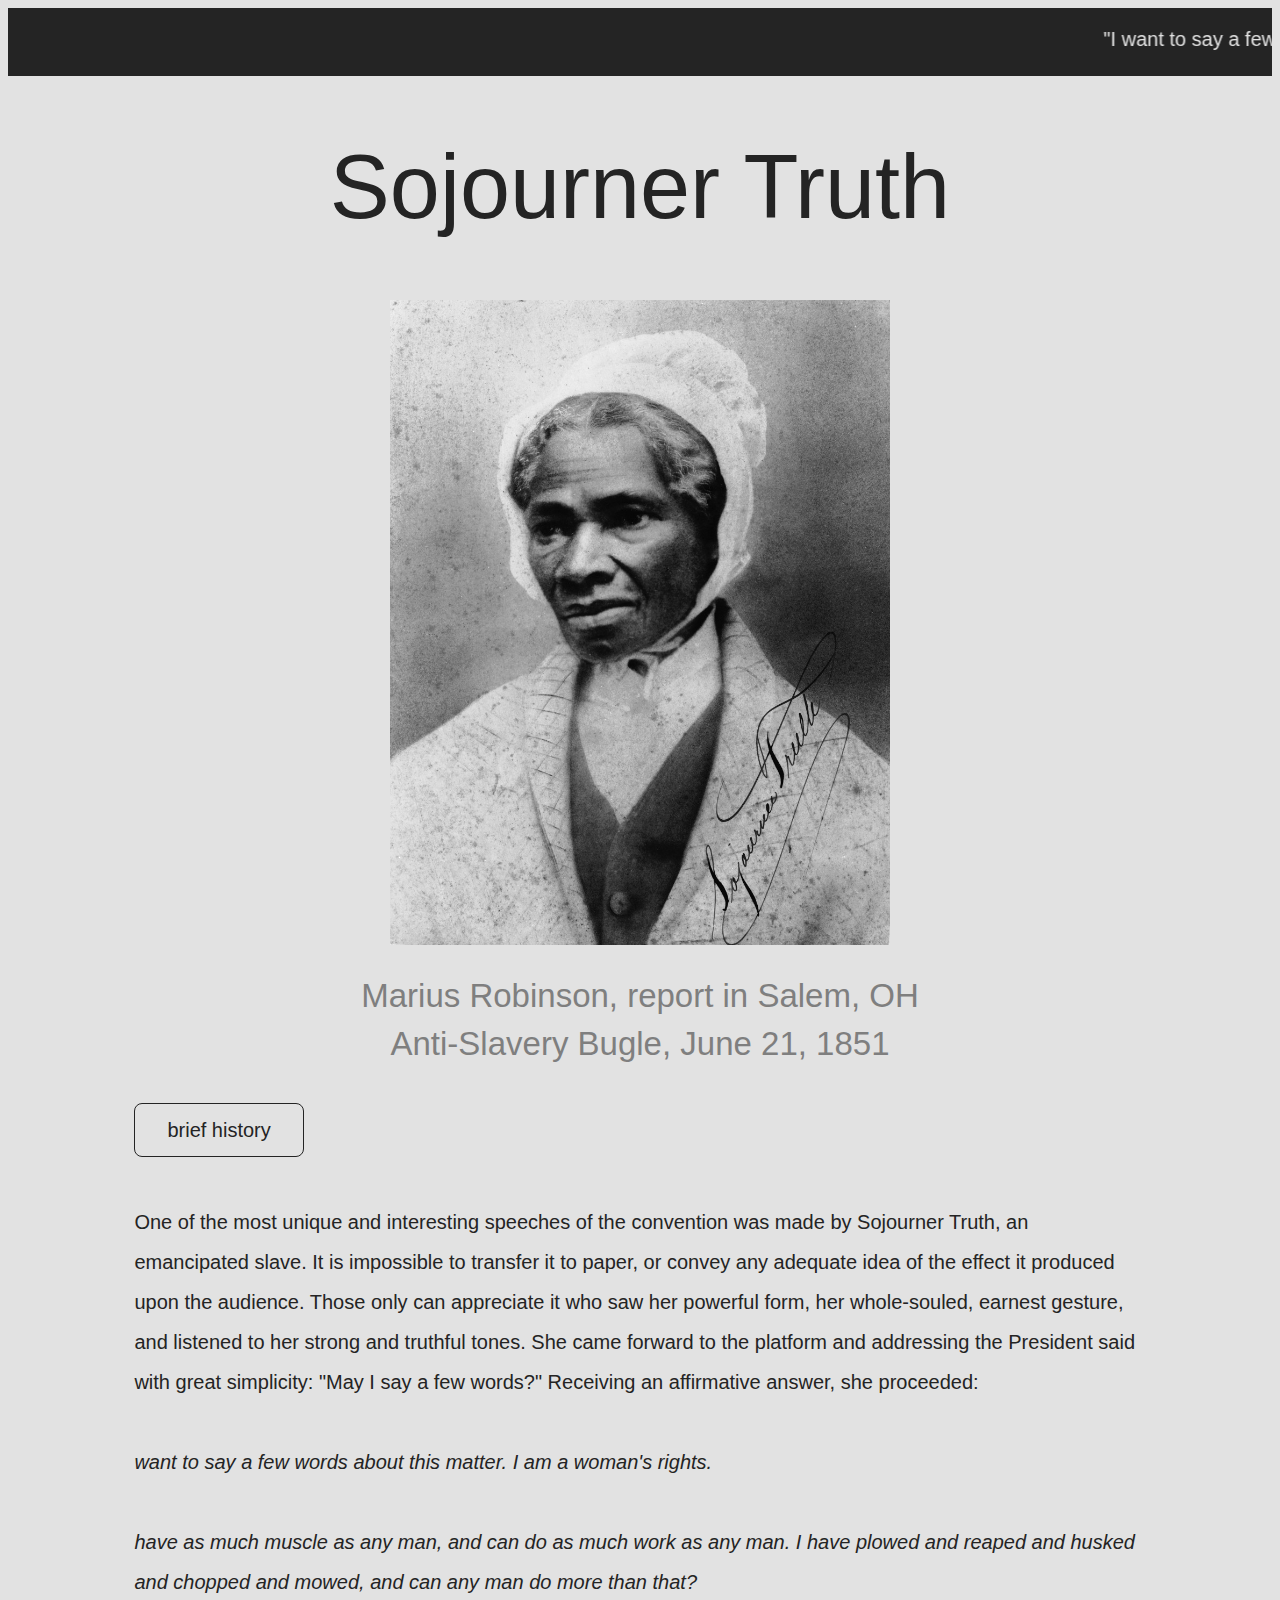
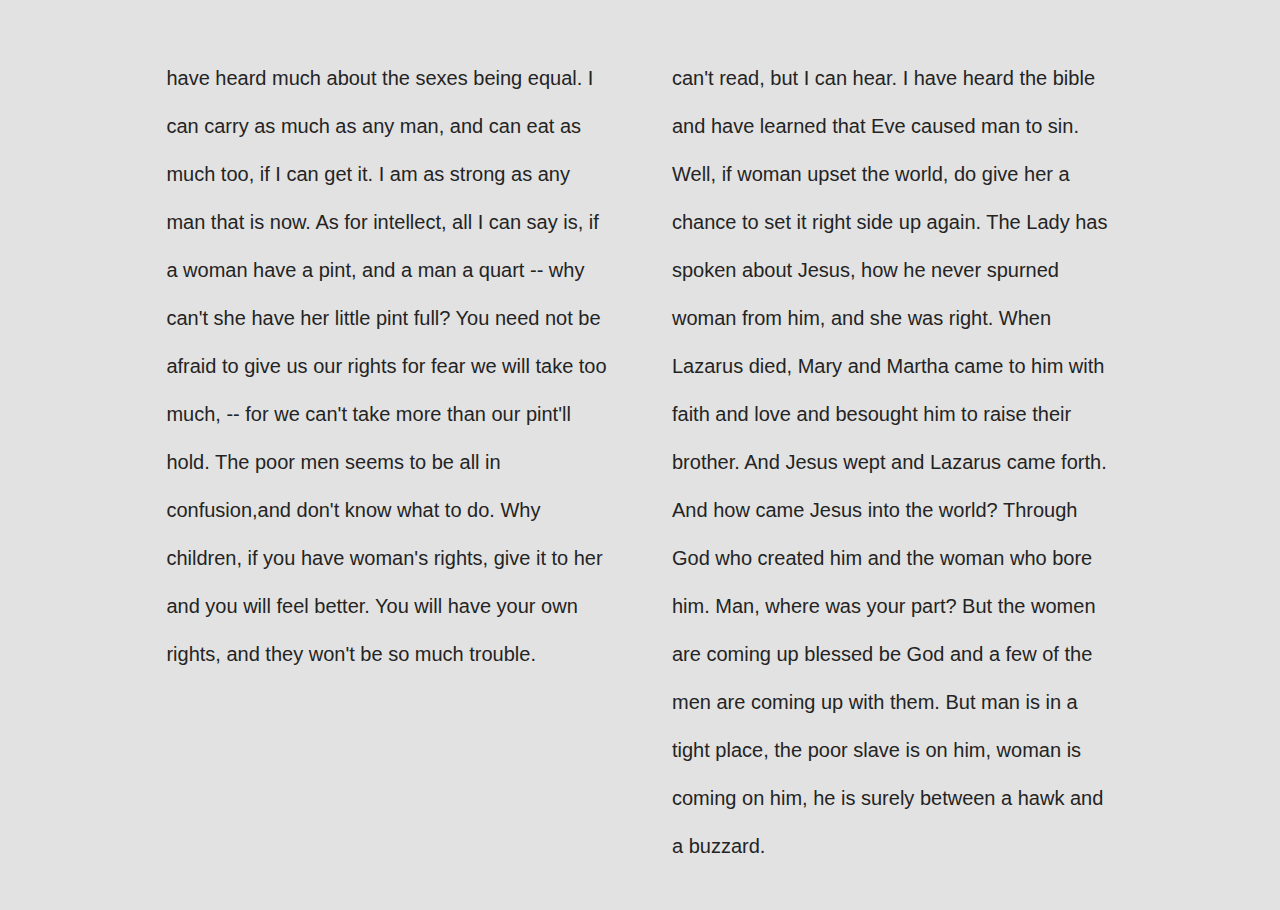
<file: index.html>
<!DOCTYPE html>
<html lang="en">
	<head>
		<meta charset="UTF-8">
		<meta name="viewport" content="width=device-width, initial-scale=1.0">
		<title>Sojouner Truth Speech</title>
		<link href="https://fonts.googleapis.com/css?family=Cormorant+Garamond:700i|Fira+Sans" rel="stylesheet">
		<link rel="stylesheet" href="style.css">
	</head>
	<body>
		<div class = "top"> 
			<h3><marquee width="100%" direction="left" scrollamount="20">"I want to say a few words about this matter. 
				I am a woman's rights."</marquee></h3>
			</div>
		<main>

			<h1>Sojourner Truth</h1>

			<img src="images/myimage.jpg" alt ="Sojourner Truth picture" width ="500" class = "center">
			<h2>Marius Robinson, report in Salem, OH <br>
				Anti-Slavery Bugle, June 21, 1851</h2><br>

				<a href="https://www.womenshistory.org/education-resources/biographies/sojourner-truth">brief history</a>

				<p><br>One of the most unique and interesting speeches of the convention was made by Sojourner Truth, an emancipated slave. It is impossible to transfer it to paper, or convey any adequate idea of 
					the effect it produced upon the audience. Those only can appreciate it who saw her powerful form, her whole-souled, earnest gesture, and listened to her strong and truthful tones. She came 
					forward to the platform and addressing the President said with great simplicity: "May I say a few words?" Receiving an affirmative answer, she proceeded:<br>
			<br>
					<em> want to say a few words about this matter. I am a woman's rights.</em><br>		
					<br>
					<em> have as much muscle as any man, and can do as much work as any man. I have plowed and reaped and husked and chopped and mowed, and can any man do more than that?</em></p>
			<div class = "col">
				<p>have heard much about the sexes being equal. I can carry as much as any man, and can eat as much too, if I can get it. I am as strong as any man that is now. As for intellect, all I can say is, 
					if a woman have a pint, and a man a quart -- why can't she have her little pint full? You need not be afraid to give us our rights for fear we will take too much, -- for we can't take more than 
					our pint'll hold. The poor men seems to be all in confusion,and don't know what to do. Why children, if you have woman's rights, give it to her and you will feel better. You will have your own rights, 
					and they won't be so much trouble.	</p>

			
					<p>can't read, but I can hear. I have heard the bible and have learned that Eve caused man to sin. Well, if woman upset the world, do give her a chance to set it right side up again. The Lady has spoken about Jesus, 
					how he never spurned woman from him, and she was right. When Lazarus died, Mary and Martha came to him with faith and love and besought him to raise their brother. And Jesus wept and Lazarus came forth. And how came Jesus into the world? Through God who created him and the woman who bore him. Man, where was your part? But the women are coming up blessed be God and a few of the men are coming up with them. But man is in a tight place, the poor slave is on him, 
					woman is coming on him, he is surely between a hawk and a buzzard.
				</p>
			</div>
			</main>
		</body>
	</html>
</file>
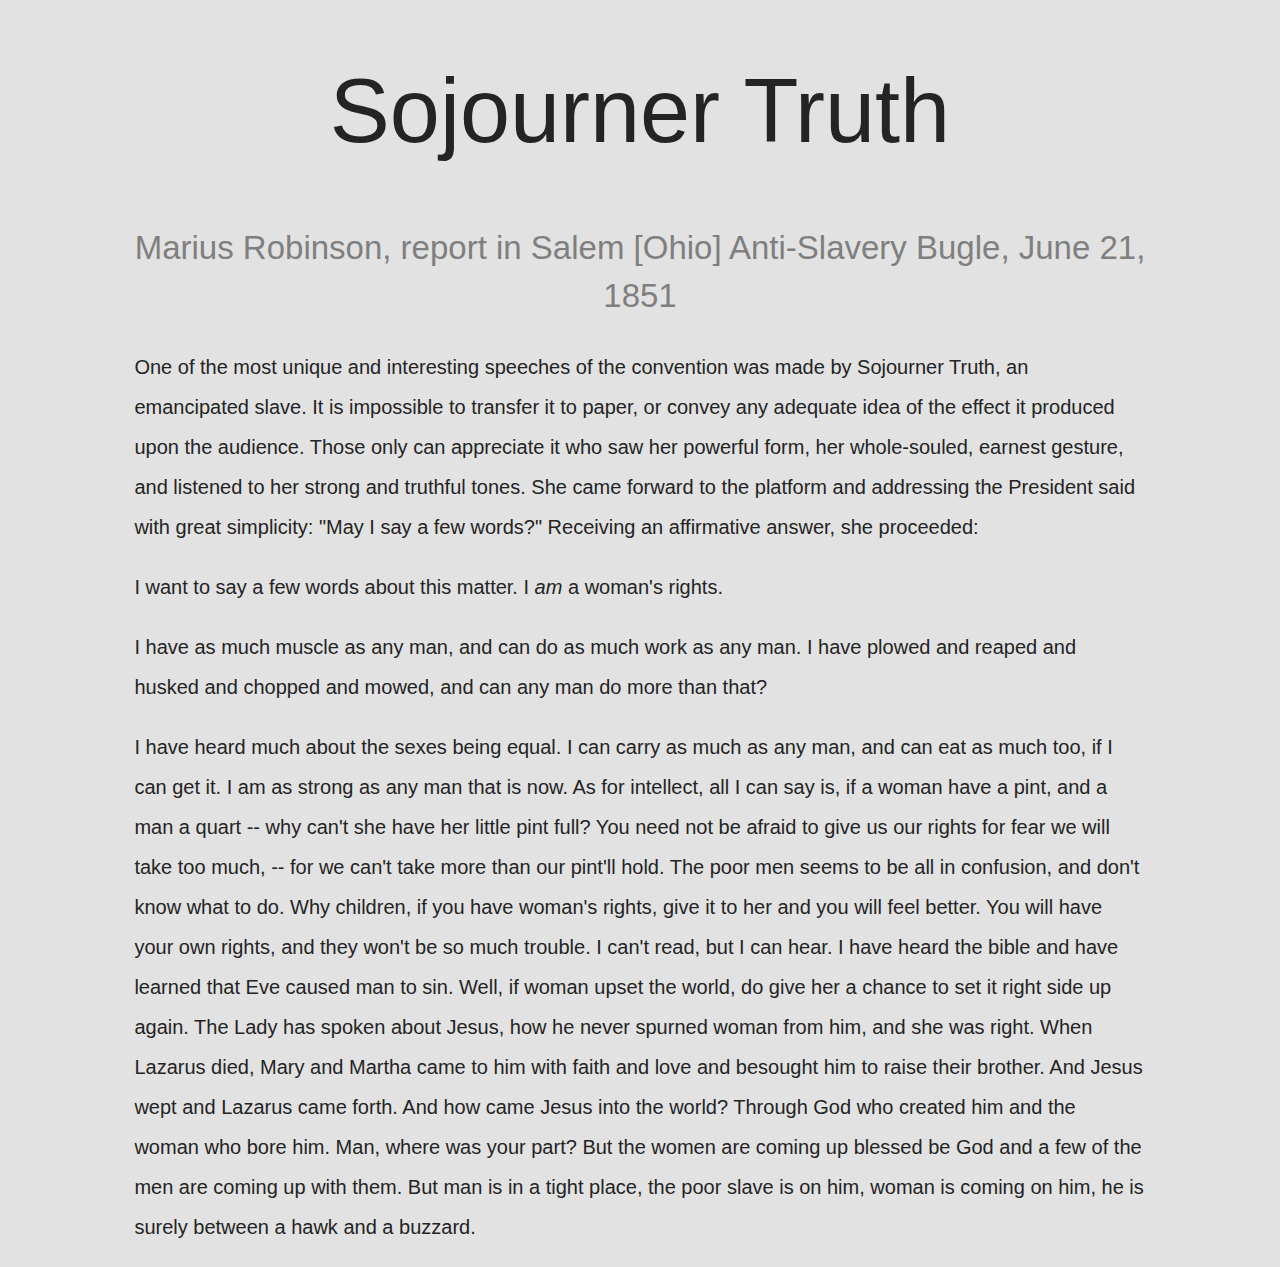
<file: example1.html>
<!DOCTYPE html>
<html lang="en">
	<head>
		<meta charset="UTF-8">
		<meta name="viewport" content="width=device-width, initial-scale=1.0">
		<title>Sojouner Truth Speech</title>
		<link href="https://fonts.googleapis.com/css?family=Cormorant+Garamond:700i|Fira+Sans" rel="stylesheet">
		<link rel="stylesheet" href="style.css">
	</head>
	<body>
		<main>
			<!-- https://history.hanover.edu/courses/excerpts/167sojourner.html-->
			<h1>Sojourner Truth</h1>
			<h2>Marius Robinson, report in Salem [Ohio] Anti-Slavery Bugle, June 21, 1851</h2>
			<p class="intro">One of the most unique and interesting speeches of the convention was made by Sojourner Truth, an emancipated slave. It is impossible to transfer it to paper, or convey any adequate idea of the effect it produced upon the audience. Those only can appreciate it who saw her powerful form, her whole-souled, earnest gesture, and listened to her strong and truthful tones. She came forward to the platform and addressing the President said with great simplicity: "May I say a few words?" Receiving an affirmative answer, she proceeded:</p>
			<p>I want to say a few words about this matter. I <em>am</em> a woman's rights.</p>
				<p>I have as much muscle as any man, and can do as much work as any man. I have plowed and reaped and husked and chopped and mowed, and can any man do more than that? </p>
				<p>I have heard much about the sexes being equal. I can carry as much as any man, and can eat as much too, if I can get it. I am as strong as any man that is now. As for intellect, all I can say is, if a woman have a pint, and a man a quart -- why can't she have her little pint full? You need not be afraid to give us our rights for fear we will take too much, -- for we can't take more than our pint'll hold. The poor men seems to be all in confusion, and don't know what to do. Why children, if you have woman's rights, give it to her and you will feel better. You will have your own rights, and they won't be so much trouble. I can't read, but I can hear. I have heard the bible and have learned that Eve caused man to sin. Well, if woman upset the world, do give her a chance to set it right side up again. The Lady has spoken about Jesus, how he never spurned woman from him, and she was right. When Lazarus died, Mary and Martha came to him with faith and love and besought him to raise their brother. And Jesus wept and Lazarus came forth. And how came Jesus into the world? Through God who created him and the woman who bore him. Man, where was your part? But the women are coming up blessed be God and a few of the men are coming up with them. But man is in a tight place, the poor slave is on him, woman is coming on him, he is surely between a hawk and a buzzard.</p>
			</main>
		</body>
	</html>
</file>
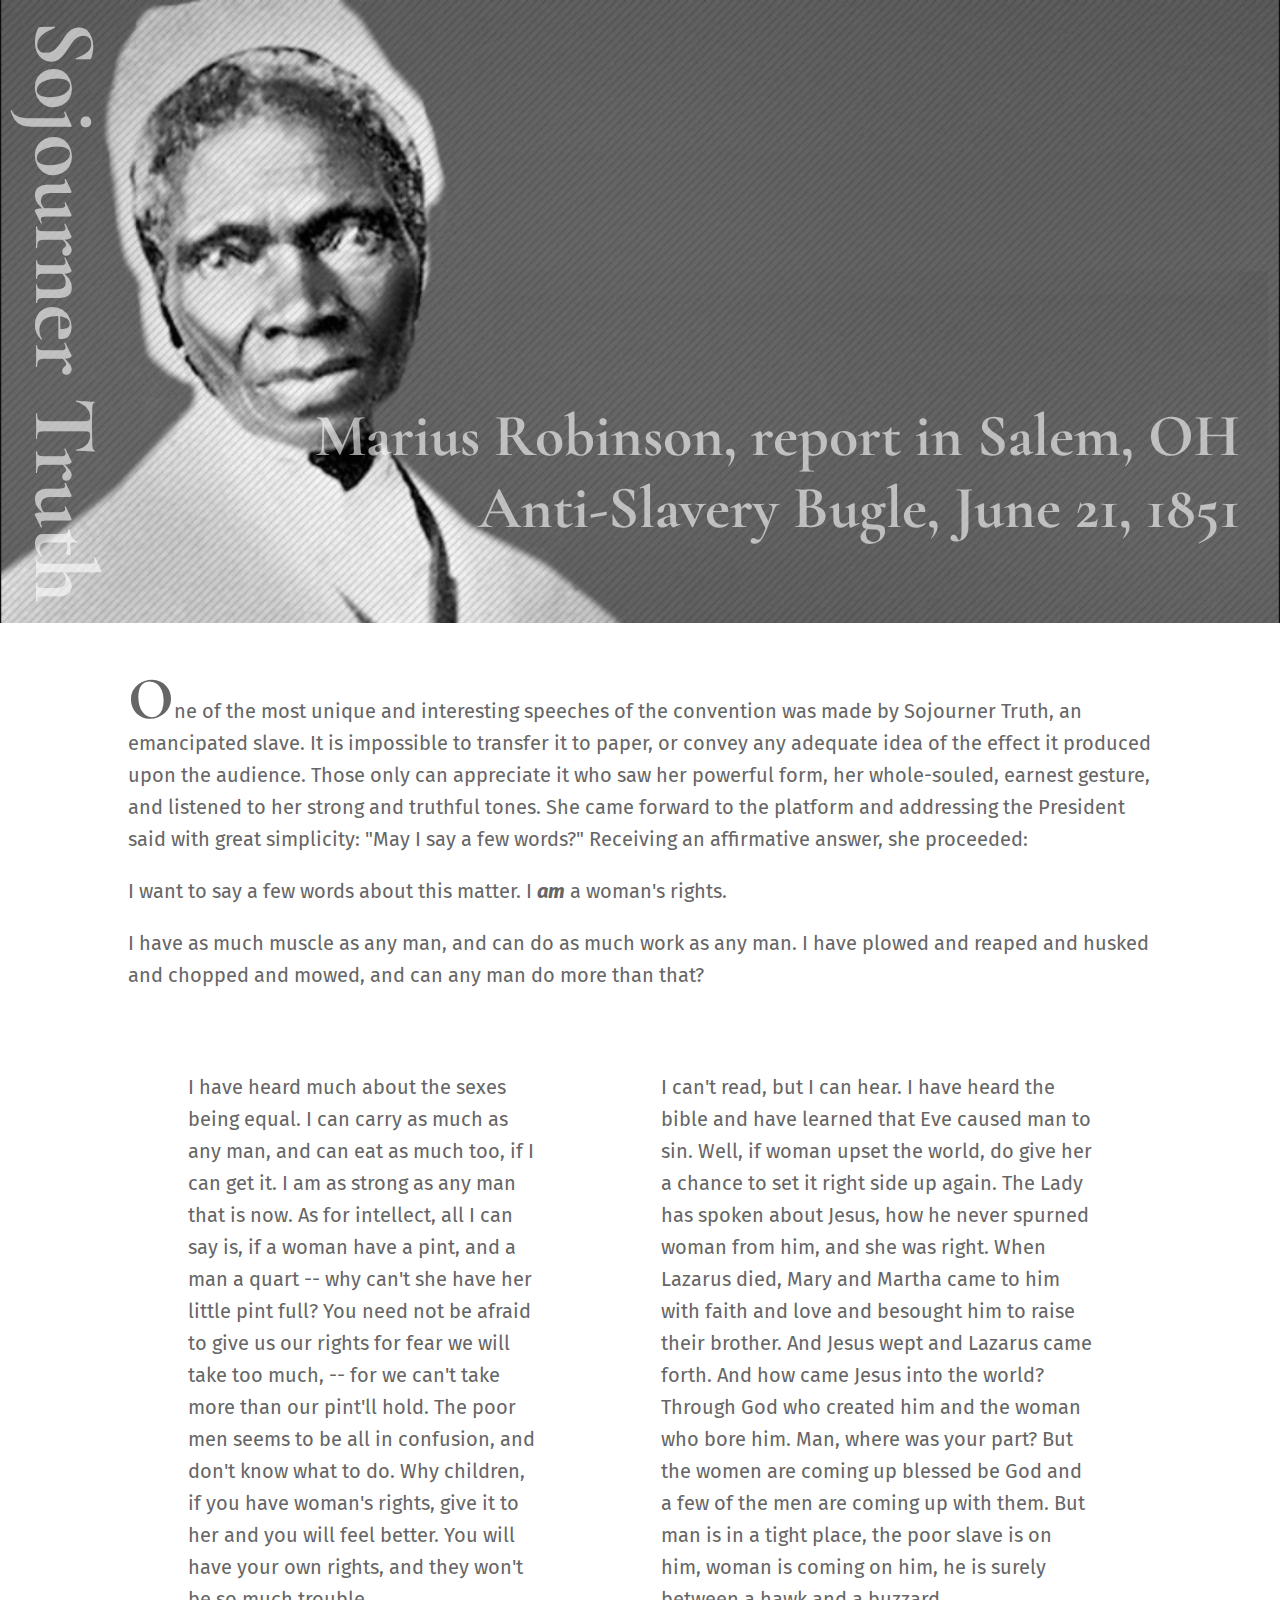
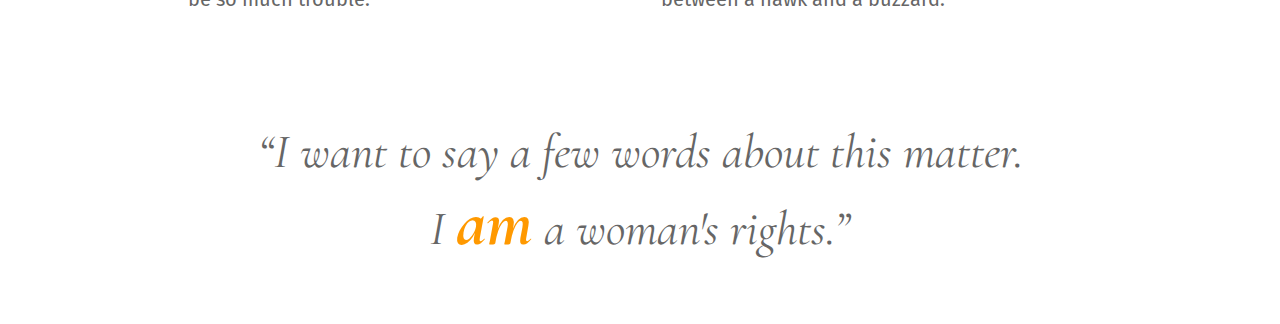
<file: examples/example1.html>
<!DOCTYPE html>
<html lang="en">
	<head>
		<meta charset="UTF-8">
		<meta name="viewport" content="width=device-width, initial-scale=1.0">
		<title>Sojouner Truth Speech</title>
		<link href="https://fonts.googleapis.com/css?family=Cormorant+Garamond:700i|Fira+Sans" rel="stylesheet">
		<link rel="stylesheet" href="example1.css">
	</head>
	<body>
			<!-- https://history.hanover.edu/courses/excerpts/167sojourner.html-->
		<header class="grid-header">
			<h1>Sojourner Truth</h1>
			<h2>Marius Robinson, report in Salem, OH<br>Anti-Slavery Bugle, June 21, 1851</h2>
		</header>
		<main>

			
			<p class="intro"><span>O</span>ne of the most unique and interesting speeches of the convention was made by Sojourner Truth, an emancipated slave. It is impossible to transfer it to paper, or convey any adequate idea of the effect it produced upon the audience. Those only can appreciate it who saw her powerful form, her whole-souled, earnest gesture, and listened to her strong and truthful tones. She came forward to the platform and addressing the President said with great simplicity: "May I say a few words?" Receiving an affirmative answer, she proceeded:</p>
			<p>I want to say a few words about this matter. I <em>am</em> a woman's rights.</p>

				<p>I have as much muscle as any man, and can do as much work as any man. I have plowed and reaped and husked and chopped and mowed, and can any man do more than that? </p>
				<div class="grid-main">
					<p>I have heard much about the sexes being equal. I can carry as much as any man, and can eat as much too, if I can get it. I am as strong as any man that is now. As for intellect, all I can say is, if a woman have a pint, and a man a quart -- why can't she have her little pint full? You need not be afraid to give us our rights for fear we will take too much, -- for we can't take more than our pint'll hold. The poor men seems to be all in confusion, and don't know what to do. Why children, if you have woman's rights, give it to her and you will feel better. You will have your own rights, and they won't be so much trouble.</p>

					<p>I can't read, but I can hear. I have heard the bible and have learned that Eve caused man to sin. Well, if woman upset the world, do give her a chance to set it right side up again. The Lady has spoken about Jesus, how he never spurned woman from him, and she was right. When Lazarus died, Mary and Martha came to him with faith and love and besought him to raise their brother. And Jesus wept and Lazarus came forth. And how came Jesus into the world? Through God who created him and the woman who bore him. Man, where was your part? But the women are coming up blessed be God and a few of the men are coming up with them. But man is in a tight place, the poor slave is on him, woman is coming on him, he is surely between a hawk and a buzzard.</p>
				</div>

				<blockquote>I want to say a few words about this matter.
				<br>I <em>am</em> a woman's rights.</blockquote>
			</main>
		</body>
	</html>
</file>
<file: style.css>
body {
	font-Family: 'Frank Ruhl Libre', Sans-Serif;
	font-size: 20px;
	font-weight:lighter;
	background-color: rgb(226, 226, 226);
	margin: 24;
	vertical-align: baseline;
}

h1, h2, h3, a{ 
	Font-Family: 'Raleway', Sans-Serif;
	color: rgb(127, 127, 127);
	margin: 24;


}
a {  
	text-decoration: none;	
	text-align: center;
	border: 1px;
	color: rgb(36, 36, 36);
	border-style: solid;
	border-color: rgb(36, 36, 36);
	padding: 15px 32px;
	bottom: 50;
	float: center;
	border-radius: 8px;
}	

a:hover{  
	text-decoration: none;	
	text-align: center;
	border: 1px;
	color: rgb(36, 36, 36);
	border-style: solid;
	padding: 15px 32px;
	bottom: 50;
	float: center;
	border-radius: 8px;
}	
	
h1 {
	font-size: 90px;
	text-align: center;
	font-weight:lighter;
	color:rgb(36, 36, 36);
}

h2 {
	font-size: 33px;
	font-weight:normal;
	text-align: center;
	line-height: 48px;
}

h3 {
	font-size: 20px;
	text-align: center;
	text-orientation: mixed;
	font-weight:lighter;
	color: rgb(226, 226, 226);
}
p {
	line-height: 40px;
	margin: 24;
	color:rgb(36, 36, 36);

}

main {
	width: 80%;
	margin-left:auto;
	margin-right:auto;
}

.center {
	display: block; 
	margin-left: auto;
	margin-right: auto;
	}

.top{
	background-color:rgb(36, 36, 36);
	overflow: hidden;
	position: sticky;
	top: 0; 
	left: 0;
	right: 0;
	width: 100% 
	}

.col {
	display: flex;
	}
	
.col p {
	margin:32px;
	line-height: 48px;
	}

.col p:nth-child(1) {
	flex: 100%;
	}

.col p:nth-child(2) {
	flex: 100%;
	}
</file>
<file: examples/example1.css>
/*
font-family: 'Cormorant Garamond', Serif;
font-size: 55px;
font-family: 'Fira Sans', Sans-Serif;
font-size: 15px;
*/


* {
	box-sizing: border-box;
}

body {
	font-family: 'Fira Sans', Sans-Serif;
	font-size: 20px;
	color: #666;
	margin: 0;
}
header {
	background-image: url(../images/sojourner-header.png);
	background-size: cover;
	width: 100vw;
}
header.grid-header {
	display: flex;
	justify-content: space-between;
}

h1, h2 {
	font-family: 'Cormorant Garamond', Serif;
	color: rgba(255,255,255,.6);
}

h1 {
	font-size: 90px;
	margin: 0;
	writing-mode: vertical-rl;
	text-orientation: mixed;
	padding: 20px 10px;
}

h2 {
	font-size: 60px;
	margin-top: 400px;
	margin-right: 40px;
	text-align: right;
	
}

p {
	line-height: 32px;
}

em { 
	font-weight: bold; 
}

main {
	width: 80%;
	margin: 60px auto;
}

blockquote {
	font-style:italic;
	font-size: 48px;
	font-family: 'Cormorant Garamond', Serif;
	text-align: center;
}
blockquote::after {
  content: "”";
}

blockquote::before {
  content: "“";
}

blockquote em { font-weight: bold; color: #ff9900; font-size: 68px; }


.grid-main {
	display: flex;
}

.grid-main p {
	margin:60px;
}
.grid-main p:nth-child(1) {
	flex: 45%;
}
.grid-main p:nth-child(2) {
	flex: 55%;
}
.intro span {
	font-size: 60px; 
	font-weight:bold;
	font-family: 'Cormorant Garamond', Serif;
}
.first {
	font-size: 32px;
}
</file>
